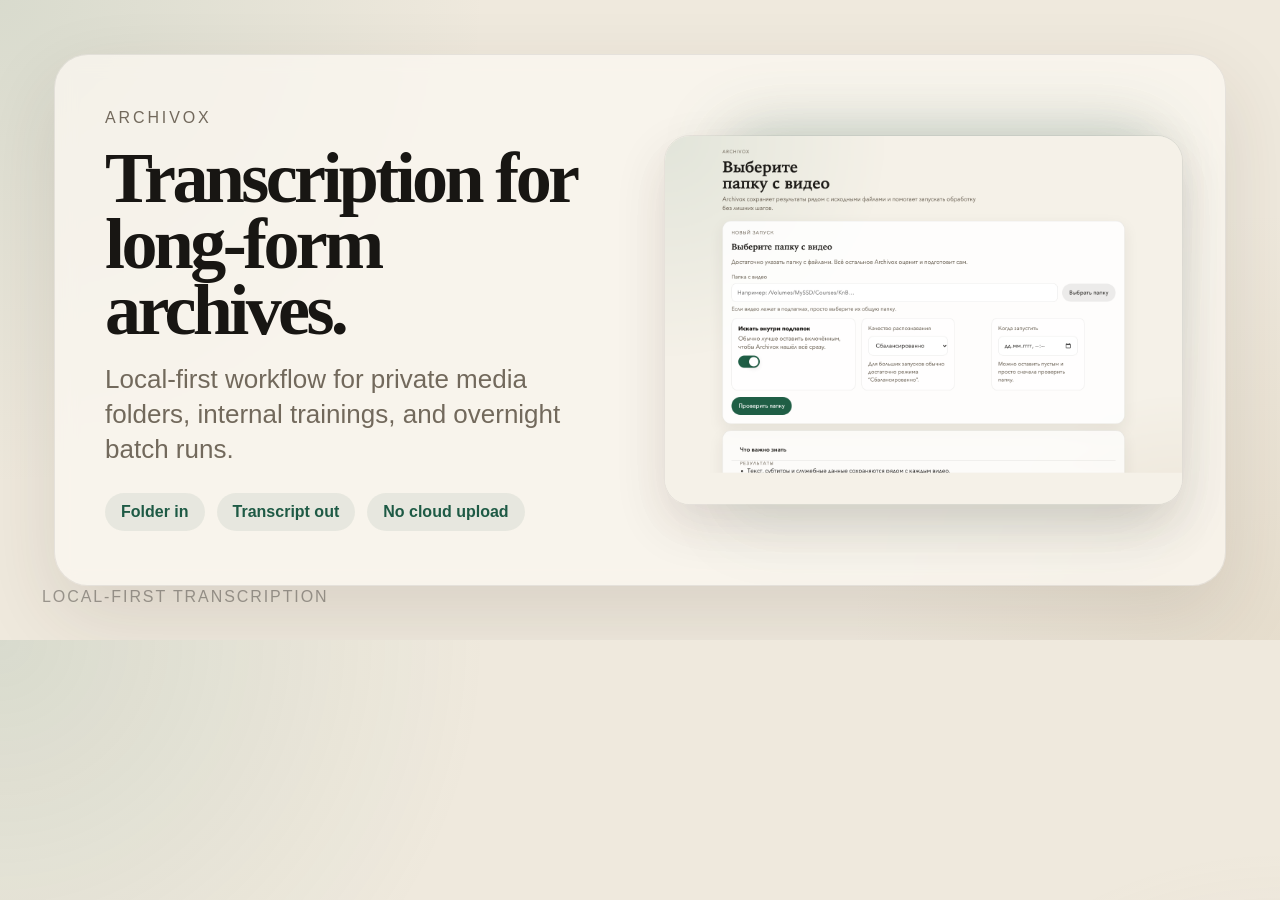
<file: docs/social-preview.html>
<!doctype html>
<html lang="en">
  <head>
    <meta charset="utf-8" />
    <title>Archivox Social Preview</title>
    <style>
      :root {
        color-scheme: light;
        --paper: #efe9dd;
        --paper-strong: #fbf8f1;
        --ink: #181613;
        --muted: #72695c;
        --line: rgba(24, 22, 19, 0.08);
        --accent: #1e5a45;
        --accent-soft: rgba(30, 90, 69, 0.08);
      }

      * {
        box-sizing: border-box;
      }

      html,
      body {
        margin: 0;
        width: 1280px;
        height: 640px;
        overflow: hidden;
        font-family: "Avenir Next", "Segoe UI", sans-serif;
        background:
          radial-gradient(circle at top left, rgba(80, 132, 111, 0.14), transparent 34%),
          radial-gradient(circle at bottom right, rgba(184, 161, 122, 0.16), transparent 30%),
          var(--paper);
      }

      .canvas {
        position: relative;
        width: 100%;
        height: 100%;
        padding: 54px;
      }

      .frame {
        position: relative;
        display: grid;
        grid-template-columns: 1.04fr 1fr;
        gap: 28px;
        width: 100%;
        height: 100%;
        padding: 42px;
        border: 1px solid var(--line);
        border-radius: 34px;
        background: rgba(251, 248, 241, 0.76);
        box-shadow: 0 30px 80px rgba(55, 45, 34, 0.12);
        backdrop-filter: blur(10px);
      }

      .copy {
        display: flex;
        flex-direction: column;
        justify-content: center;
        gap: 18px;
        padding: 6px 4px 6px 8px;
      }

      .eyebrow {
        margin: 0;
        color: var(--muted);
        font-size: 16px;
        letter-spacing: 0.18em;
        text-transform: uppercase;
      }

      h1 {
        margin: 0;
        color: var(--ink);
        font-family: "Iowan Old Style", "Palatino Linotype", serif;
        font-size: 72px;
        line-height: 0.92;
        letter-spacing: -0.05em;
      }

      .lede {
        margin: 0;
        max-width: 500px;
        color: var(--muted);
        font-size: 26px;
        line-height: 1.35;
      }

      .pill-row {
        display: flex;
        flex-wrap: wrap;
        gap: 12px;
        margin-top: 8px;
      }

      .pill {
        padding: 10px 16px;
        border-radius: 999px;
        background: var(--accent-soft);
        color: var(--accent);
        font-size: 16px;
        font-weight: 600;
      }

      .shot-wrap {
        position: relative;
        display: flex;
        align-items: center;
        justify-content: center;
      }

      .shot-wrap::before {
        content: "";
        position: absolute;
        inset: 28px 18px 8px 58px;
        border-radius: 36px;
        background: linear-gradient(180deg, rgba(30, 90, 69, 0.24), rgba(30, 90, 69, 0.06));
        filter: blur(30px);
      }

      .shot {
        position: relative;
        width: 100%;
        border-radius: 26px;
        border: 1px solid rgba(24, 22, 19, 0.08);
        box-shadow: 0 20px 50px rgba(40, 31, 22, 0.14);
      }

      .mark {
        position: absolute;
        left: 42px;
        bottom: 34px;
        color: rgba(24, 22, 19, 0.38);
        font-size: 16px;
        letter-spacing: 0.12em;
        text-transform: uppercase;
      }
    </style>
  </head>
  <body>
    <div class="canvas">
      <section class="frame">
        <div class="copy">
          <p class="eyebrow">Archivox</p>
          <h1>Transcription for long-form archives.</h1>
          <p class="lede">
            Local-first workflow for private media folders, internal trainings,
            and overnight batch runs.
          </p>
          <div class="pill-row">
            <span class="pill">Folder in</span>
            <span class="pill">Transcript out</span>
            <span class="pill">No cloud upload</span>
          </div>
        </div>
        <div class="shot-wrap">
          <img class="shot" src="assets/app-screenshot.png" alt="Archivox app screenshot" />
        </div>
      </section>
      <div class="mark">local-first transcription</div>
    </div>
  </body>
</html>
</file>
